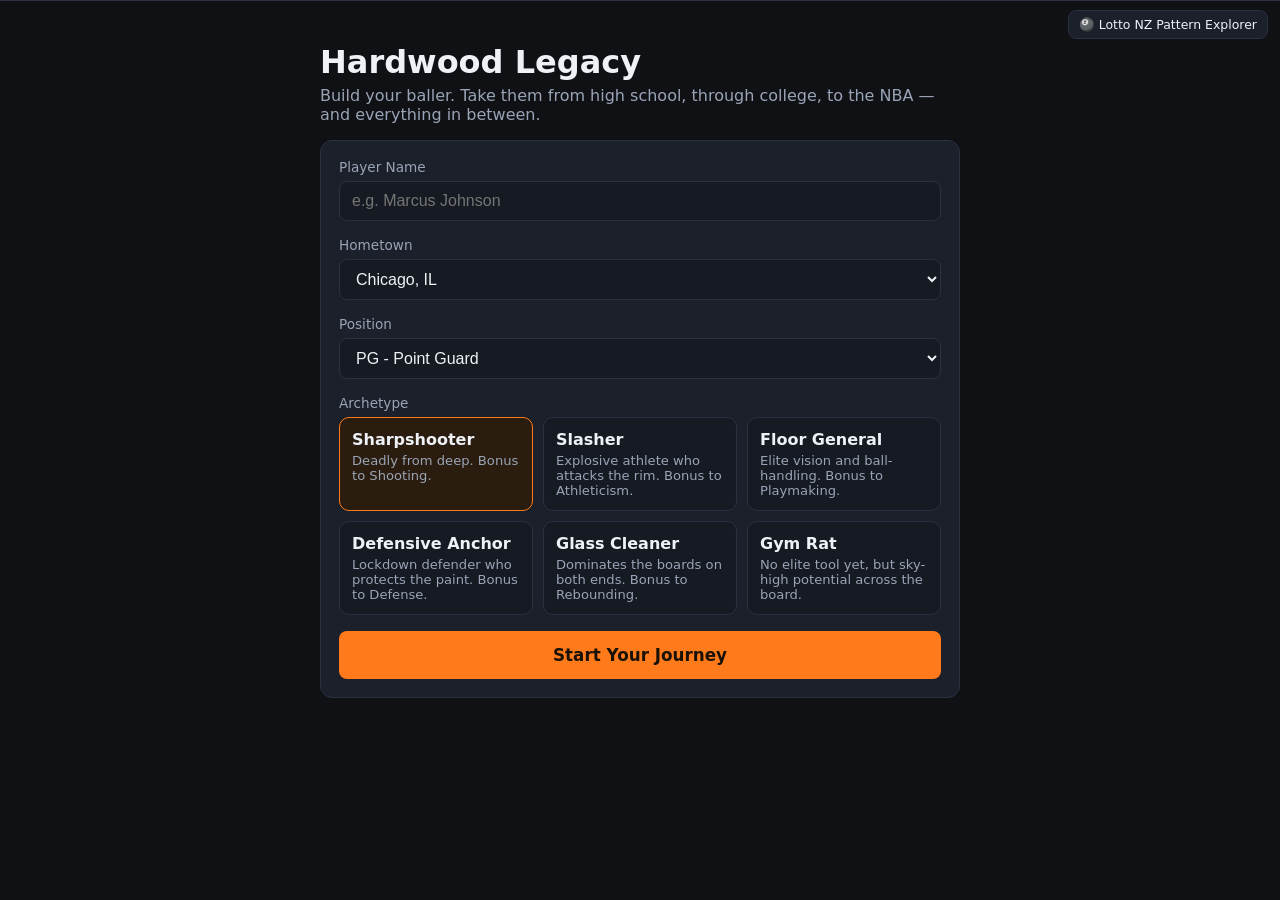
<file: index.html>
<!DOCTYPE html>
<html lang="en">

<head>
  <meta charset="UTF-8" />
  <meta name="viewport" content="width=device-width, initial-scale=1.0" />
  <title>Hardwood Legacy — College to NBA Sim</title>
  <link rel="stylesheet" href="css/style.css" />
</head>

<body>
  <a href="lotto-nz/index.html" class="site-tool-link">🎱 Lotto NZ Pattern Explorer</a>
  <div id="header"></div>
  <div id="app"></div>
  <script type="module" src="js/main.js"></script>
</body>

</html>
</file>
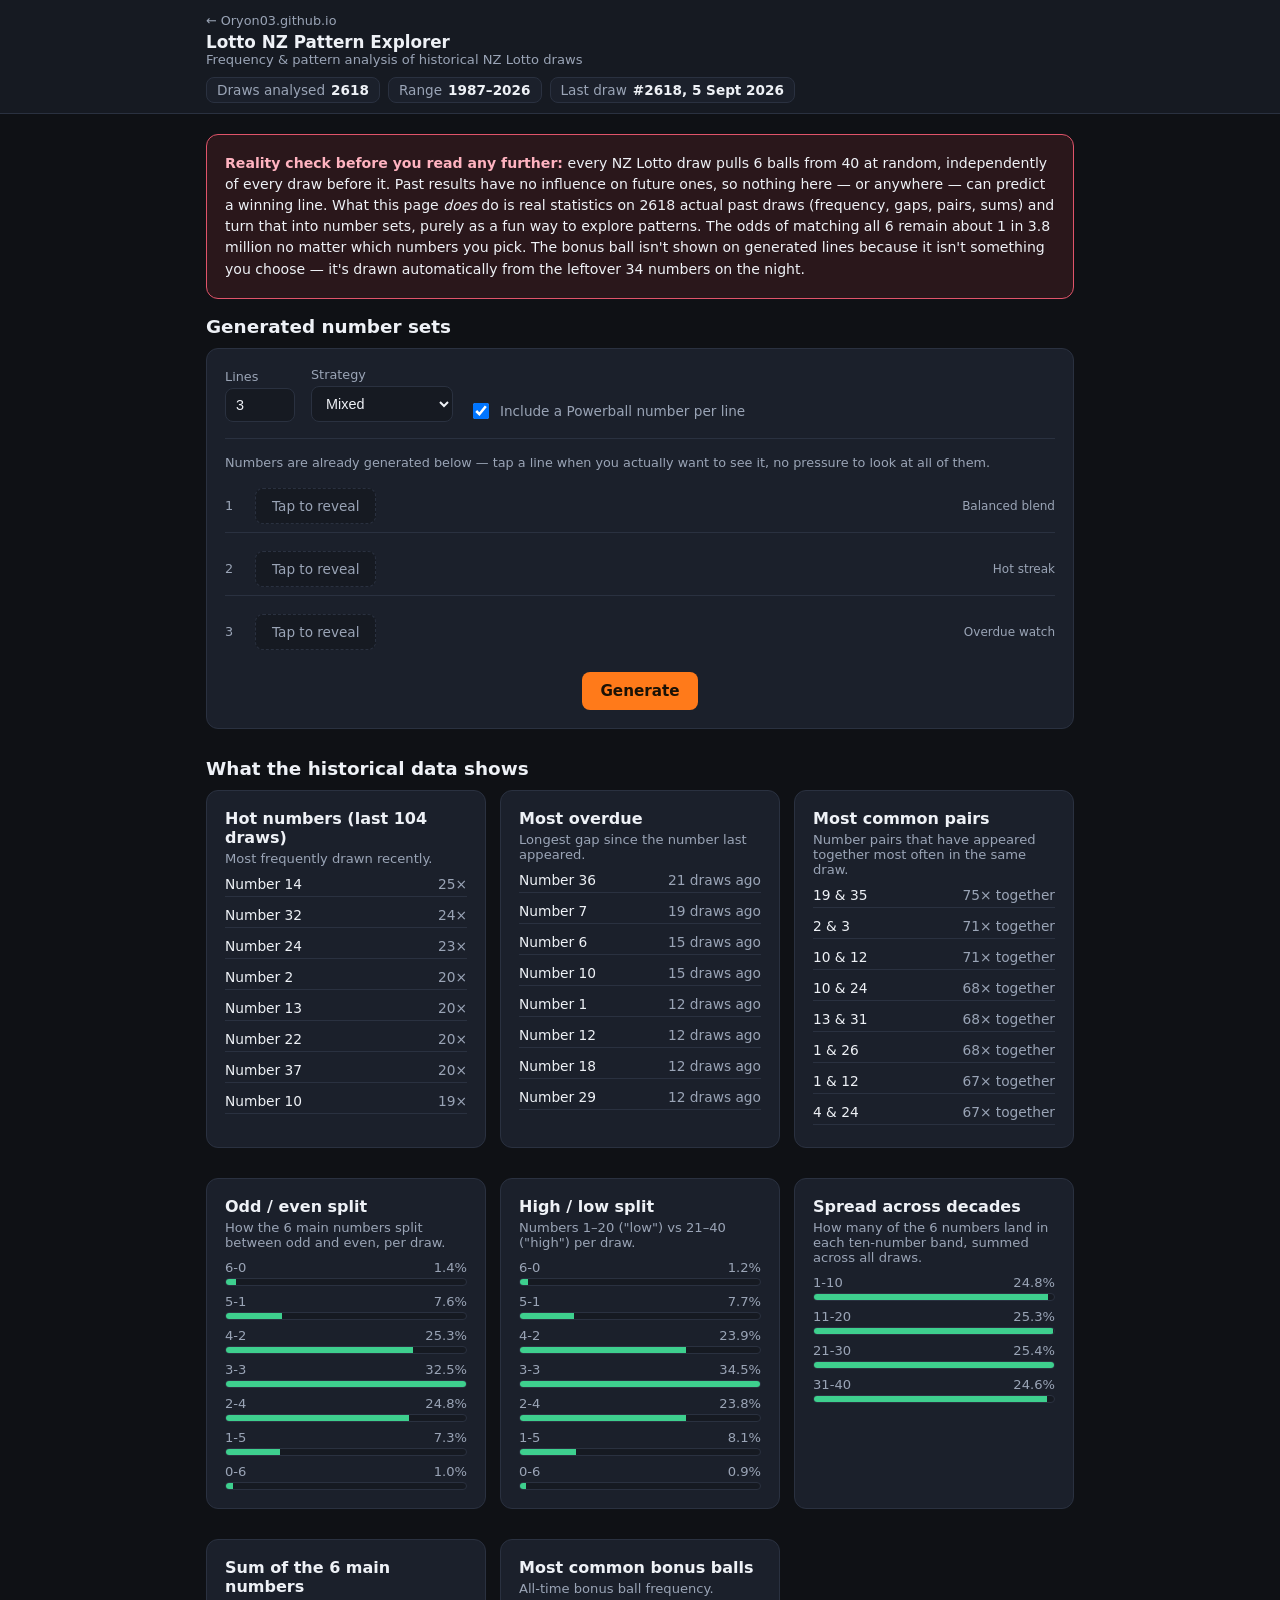
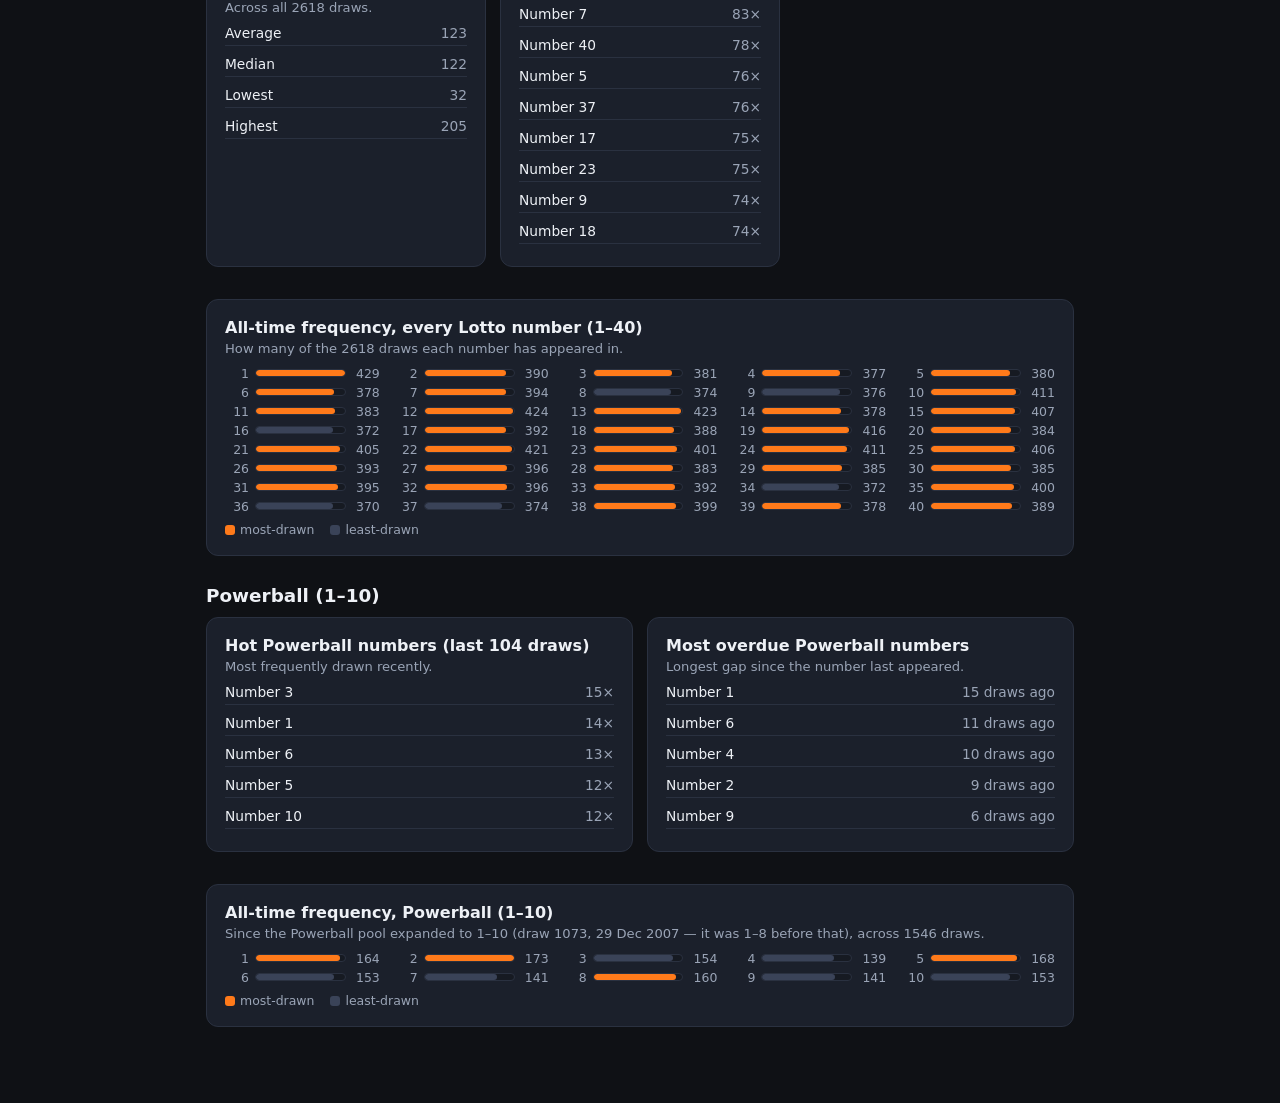
<file: lotto-nz/index.html>
<!DOCTYPE html>
<html lang="en">

<head>
  <meta charset="UTF-8" />
  <meta name="viewport" content="width=device-width, initial-scale=1.0" />
  <title>Lotto NZ Pattern Explorer</title>
  <meta name="description" content="Explores historical NZ Lotto draw data for frequency and pattern trends, and generates number sets from that analysis. For entertainment only." />
  <link rel="stylesheet" href="../css/style.css" />
  <link rel="stylesheet" href="style.css" />
</head>

<body>
  <div id="header">
    <div class="topbar">
      <div>
        <a class="back-link" href="../index.html">&larr; Oryon03.github.io</a>
        <div class="topbar-name">Lotto NZ Pattern Explorer</div>
        <div class="topbar-sub">Frequency &amp; pattern analysis of historical NZ Lotto draws</div>
      </div>
      <div class="topbar-stats" id="headerStats"></div>
    </div>
  </div>
  <div id="app"></div>
  <script type="module" src="app.js"></script>
</body>

</html>
</file>
<file: css/style.css>
:root {
  --bg: #0f1115;
  --bg-alt: #161a22;
  --card: #1b202b;
  --card-border: #2a3140;
  --text: #eef1f6;
  --text-dim: #9aa4b6;
  --accent: #ff7a1a;
  --accent-dim: #c95f10;
  --accent2: #3ecf8e;
  --danger: #e0546a;
  --radius: 12px;
}

* { box-sizing: border-box; }

html, body {
  margin: 0;
  padding: 0;
  background: var(--bg);
  color: var(--text);
  font-family: 'Segoe UI', system-ui, -apple-system, Roboto, sans-serif;
  min-height: 100vh;
}

#header {
  position: sticky;
  top: 0;
  z-index: 10;
  background: var(--bg-alt);
  border-bottom: 1px solid var(--card-border);
}

#app {
  max-width: 900px;
  margin: 0 auto;
  padding: 20px 16px 60px;
}

.topbar {
  max-width: 900px;
  margin: 0 auto;
  display: flex;
  align-items: center;
  justify-content: space-between;
  flex-wrap: wrap;
  gap: 10px;
  padding: 10px 16px;
}

.topbar-name {
  font-weight: 700;
  font-size: 1.05rem;
}

.pos-badge {
  display: inline-block;
  background: var(--accent);
  color: #1a1206;
  font-size: 0.7rem;
  font-weight: 700;
  padding: 2px 6px;
  border-radius: 6px;
  margin-left: 6px;
  vertical-align: middle;
}

.topbar-sub {
  color: var(--text-dim);
  font-size: 0.82rem;
}

.topbar-stats {
  display: flex;
  gap: 8px;
  flex-wrap: wrap;
}

.chip {
  background: var(--card);
  border: 1px solid var(--card-border);
  border-radius: 8px;
  padding: 4px 10px;
  font-size: 0.85rem;
  display: flex;
  gap: 6px;
  align-items: center;
}

.chip-label { color: var(--text-dim); }
.chip-value { font-weight: 700; }

h1, h2, h3 { line-height: 1.25; }
.title { font-size: 2rem; margin-bottom: 4px; }
.subtitle { color: var(--text-dim); margin-top: 0; }

.card {
  background: var(--card);
  border: 1px solid var(--card-border);
  border-radius: var(--radius);
  padding: 18px;
  margin-bottom: 16px;
}

.center-card { text-align: center; }

.card-grid {
  display: grid;
  grid-template-columns: repeat(auto-fit, minmax(220px, 1fr));
  gap: 14px;
  margin-bottom: 16px;
}

.action-card {
  text-align: left;
  cursor: pointer;
  font-family: inherit;
  color: inherit;
  transition: transform 0.1s ease, border-color 0.1s ease;
}

.action-card:hover:not(:disabled) {
  border-color: var(--accent);
  transform: translateY(-2px);
}

.action-card:disabled {
  opacity: 0.4;
  cursor: not-allowed;
}

.action-icon { font-size: 1.6rem; margin-bottom: 6px; }
.action-label { font-weight: 700; margin-bottom: 4px; }
.action-desc { color: var(--text-dim); font-size: 0.85rem; }

.btn {
  border: none;
  border-radius: 8px;
  padding: 10px 18px;
  font-size: 0.95rem;
  font-weight: 600;
  cursor: pointer;
  font-family: inherit;
}

.btn-primary {
  background: var(--accent);
  color: #1a1206;
}
.btn-primary:hover { background: #ff8b3d; }

.btn-secondary {
  background: var(--card-border);
  color: var(--text);
}
.btn-secondary:hover { background: #38414f; }

.btn-ghost {
  background: transparent;
  color: var(--text-dim);
  border: 1px solid var(--card-border);
}

.btn-lg { padding: 14px 24px; font-size: 1.05rem; display: block; width: 100%; margin-top: 10px; }

.btn-row {
  display: flex;
  gap: 12px;
  justify-content: center;
  flex-wrap: wrap;
  margin-top: 14px;
}

.btn-col {
  display: flex;
  flex-direction: column;
  gap: 10px;
  margin-top: 14px;
}

.field {
  display: block;
  margin-bottom: 16px;
}

.field span {
  display: block;
  margin-bottom: 6px;
  color: var(--text-dim);
  font-size: 0.85rem;
}

.field input, .field select {
  width: 100%;
  padding: 10px 12px;
  border-radius: 8px;
  border: 1px solid var(--card-border);
  background: var(--bg-alt);
  color: var(--text);
  font-size: 1rem;
}

.pick-grid {
  display: grid;
  grid-template-columns: repeat(auto-fit, minmax(180px, 1fr));
  gap: 10px;
}

.pick-card {
  display: block;
  border: 1px solid var(--card-border);
  border-radius: 10px;
  padding: 12px;
  cursor: pointer;
  background: var(--bg-alt);
}

.pick-card input { display: none; }
.pick-card:has(input:checked) {
  border-color: var(--accent);
  background: #2a1c0f;
}

.pick-card-title { font-weight: 700; margin-bottom: 4px; }
.pick-card-desc { color: var(--text-dim); font-size: 0.82rem; }

.attr-panel { display: flex; flex-direction: column; gap: 10px; }

.attr-row {
  display: grid;
  grid-template-columns: 110px 1fr 34px;
  align-items: center;
  gap: 10px;
}

.attr-label { font-size: 0.85rem; color: var(--text-dim); }

.attr-track {
  position: relative;
  height: 10px;
  background: var(--bg-alt);
  border-radius: 6px;
  overflow: hidden;
  border: 1px solid var(--card-border);
}

.attr-fill {
  position: absolute;
  top: 0; left: 0; bottom: 0;
  background: linear-gradient(90deg, var(--accent-dim), var(--accent));
  border-radius: 6px;
}

.attr-potential {
  position: absolute;
  top: 0; left: 0; bottom: 0;
  background: #2c3040;
}

.attr-value { text-align: right; font-weight: 700; font-size: 0.9rem; }

.attr-train-grid {
  display: grid;
  grid-template-columns: repeat(auto-fit, minmax(160px, 1fr));
  gap: 10px;
  margin: 14px 0;
}

.attr-train-btn {
  display: flex;
  justify-content: space-between;
  padding: 12px 14px;
  border-radius: 8px;
  border: 1px solid var(--card-border);
  background: var(--bg-alt);
  color: var(--text);
  cursor: pointer;
  font-family: inherit;
  font-size: 0.9rem;
}

.attr-train-btn:hover { border-color: var(--accent); }
.attr-train-val { color: var(--text-dim); }

.toast {
  background: #14261d;
  border: 1px solid var(--accent2);
  color: #d8fff0;
  padding: 12px 14px;
  border-radius: 8px;
  margin-bottom: 16px;
  font-size: 0.9rem;
}

.offer-card { text-align: center; }
.offer-name { font-weight: 700; font-size: 1.1rem; margin-bottom: 4px; }
.offer-conf { color: var(--text-dim); margin-bottom: 6px; }
.offer-prestige { margin-bottom: 12px; }

.recap-record { font-size: 1.3rem; font-weight: 700; }
.recap-playoff { color: var(--accent); margin-bottom: 10px; }

.stat-grid {
  display: flex;
  flex-wrap: wrap;
  gap: 8px;
  margin-top: 10px;
}

.warning-card {
  border-color: var(--danger);
  background: #2a171b;
}

.modal-overlay {
  position: fixed;
  inset: 0;
  background: rgba(0,0,0,0.65);
  display: flex;
  align-items: center;
  justify-content: center;
  z-index: 50;
  padding: 20px;
}

.modal {
  background: var(--card);
  border: 1px solid var(--card-border);
  border-radius: var(--radius);
  padding: 22px;
  max-width: 420px;
  width: 100%;
}

.table-wrap { overflow-x: auto; }

.stats-table {
  width: 100%;
  border-collapse: collapse;
  font-size: 0.85rem;
  margin-top: 8px;
}

.stats-table th, .stats-table td {
  padding: 6px 10px;
  text-align: center;
  border-bottom: 1px solid var(--card-border);
  white-space: nowrap;
}

.stats-table th { color: var(--text-dim); font-weight: 600; }

ul { margin: 6px 0; padding-left: 20px; }
li { margin-bottom: 4px; }

.create-screen { max-width: 640px; margin: 0 auto; }

@media (max-width: 600px) {
  .attr-row { grid-template-columns: 90px 1fr 28px; }
  .topbar { flex-direction: column; align-items: flex-start; }
}

.site-tool-link {
  position: fixed;
  top: 10px;
  right: 12px;
  z-index: 20;
  background: var(--card);
  border: 1px solid var(--card-border);
  color: var(--text);
  text-decoration: none;
  font-size: 0.78rem;
  padding: 6px 10px;
  border-radius: 8px;
}
.site-tool-link:hover { border-color: var(--accent); }

@media (max-width: 600px) {
  .site-tool-link { position: static; display: inline-block; margin: 10px 16px 0; }
}
</file>
<file: lotto-nz/style.css>
.back-link {
  display: inline-block;
  color: var(--text-dim);
  text-decoration: none;
  font-size: 0.8rem;
  margin-bottom: 4px;
}
.back-link:hover { color: var(--text); }

.disclaimer {
  border-color: var(--danger);
  background: #2a171b;
  font-size: 0.88rem;
  line-height: 1.5;
}
.disclaimer strong { color: #ffb3c0; }

.section-title {
  font-size: 1.15rem;
  margin: 28px 0 10px;
}
.section-title:first-child { margin-top: 0; }

/* --- number / bonus balls --- */
.ball-row {
  display: flex;
  flex-wrap: wrap;
  gap: 8px;
  align-items: center;
}

.lotto-ball {
  width: 40px;
  height: 40px;
  border-radius: 50%;
  display: flex;
  align-items: center;
  justify-content: center;
  font-weight: 700;
  font-size: 1rem;
  background: var(--bg-alt);
  border: 2px solid var(--card-border);
  color: var(--text);
}

.lotto-ball--main { border-color: var(--accent); }
.lotto-ball--bonus {
  border-color: var(--accent2);
  border-style: dashed;
}

.lotto-ball--powerball {
  border-color: var(--danger);
  background: #2a171b;
}
.lotto-ball--plus { color: var(--text-dim); font-weight: 400; font-size: 1.2rem; }

.set-card {
  margin-bottom: 14px;
}
.set-title { font-weight: 700; margin-bottom: 4px; }
.set-desc { color: var(--text-dim); font-size: 0.82rem; margin-bottom: 10px; }

.line-controls {
  display: flex;
  flex-wrap: wrap;
  align-items: end;
  gap: 16px;
  margin-bottom: 16px;
  padding-bottom: 16px;
  border-bottom: 1px solid var(--card-border);
}

.field-inline {
  display: flex;
  flex-direction: column;
  gap: 4px;
  font-size: 0.8rem;
  color: var(--text-dim);
}

.field-inline input[type="number"],
.field-inline select {
  padding: 8px 10px;
  border-radius: 8px;
  border: 1px solid var(--card-border);
  background: var(--bg-alt);
  color: var(--text);
  font-size: 0.9rem;
}

.field-inline input[type="number"] { width: 70px; }

.field-inline--checkbox {
  flex-direction: row;
  align-items: center;
  gap: 8px;
  font-size: 0.85rem;
}
.field-inline--checkbox input { width: 16px; height: 16px; }

.line-list-hint {
  color: var(--text-dim);
  font-size: 0.8rem;
  margin: 0 0 10px;
}

.line-list {
  display: flex;
  flex-direction: column;
  gap: 10px;
}

.line-row {
  display: flex;
  align-items: center;
  gap: 12px;
  flex-wrap: wrap;
  padding: 8px 0;
  border-bottom: 1px solid var(--card-border);
}
.line-row:last-child { border-bottom: none; }

.line-reveal-btn {
  display: none;
  background: var(--bg-alt);
  border: 1px dashed var(--card-border);
  color: var(--text-dim);
  border-radius: 8px;
  padding: 9px 16px;
  font-size: 0.85rem;
  font-family: inherit;
  cursor: pointer;
}
.line-reveal-btn:hover { border-color: var(--accent); color: var(--text); }

.line-row.line-hidden .line-reveal-btn { display: inline-block; }
.line-row.line-hidden .ball-row { display: none; }
.line-row:not(.line-hidden) .line-reveal-btn { display: none; }

.line-index {
  color: var(--text-dim);
  font-size: 0.8rem;
  width: 18px;
  flex-shrink: 0;
}

.line-strategy {
  margin-left: auto;
  color: var(--text-dim);
  font-size: 0.75rem;
  white-space: nowrap;
}

/* --- frequency bar chart (sequential hue = magnitude) --- */
.freq-chart {
  display: grid;
  grid-template-columns: repeat(auto-fill, minmax(150px, 1fr));
  gap: 4px 14px;
}

.freq-row {
  display: grid;
  grid-template-columns: 24px 1fr 28px;
  align-items: center;
  gap: 6px;
  font-size: 0.78rem;
}

.freq-num { color: var(--text-dim); text-align: right; }

.freq-track {
  position: relative;
  height: 8px;
  background: var(--bg-alt);
  border-radius: 4px;
  overflow: hidden;
  border: 1px solid var(--card-border);
}

.freq-fill {
  position: absolute;
  inset: 0 auto 0 0;
  background: var(--accent);
  border-radius: 4px;
}

.freq-fill--cold { background: #3a4358; }

.freq-count { text-align: right; color: var(--text-dim); }

.legend-row {
  display: flex;
  gap: 16px;
  flex-wrap: wrap;
  font-size: 0.78rem;
  color: var(--text-dim);
  margin-top: 8px;
}
.legend-swatch {
  display: inline-block;
  width: 10px;
  height: 10px;
  border-radius: 3px;
  margin-right: 5px;
  vertical-align: middle;
}

.pair-list, .rank-list {
  list-style: none;
  margin: 0;
  padding: 0;
  display: flex;
  flex-direction: column;
  gap: 6px;
  font-size: 0.86rem;
}
.pair-list li, .rank-list li {
  display: flex;
  justify-content: space-between;
  border-bottom: 1px solid var(--card-border);
  padding-bottom: 4px;
}
.rank-list .rank-value, .pair-list .pair-value { color: var(--text-dim); }

.split-bars { display: flex; flex-direction: column; gap: 8px; }
.split-bar-row { font-size: 0.82rem; }
.split-bar-label { display: flex; justify-content: space-between; margin-bottom: 3px; color: var(--text-dim); }
.split-bar-track {
  height: 8px;
  background: var(--bg-alt);
  border: 1px solid var(--card-border);
  border-radius: 4px;
  overflow: hidden;
}
.split-bar-fill { height: 100%; background: var(--accent2); }

@media (max-width: 600px) {
  .freq-chart { grid-template-columns: repeat(2, 1fr); }
}
</file>
